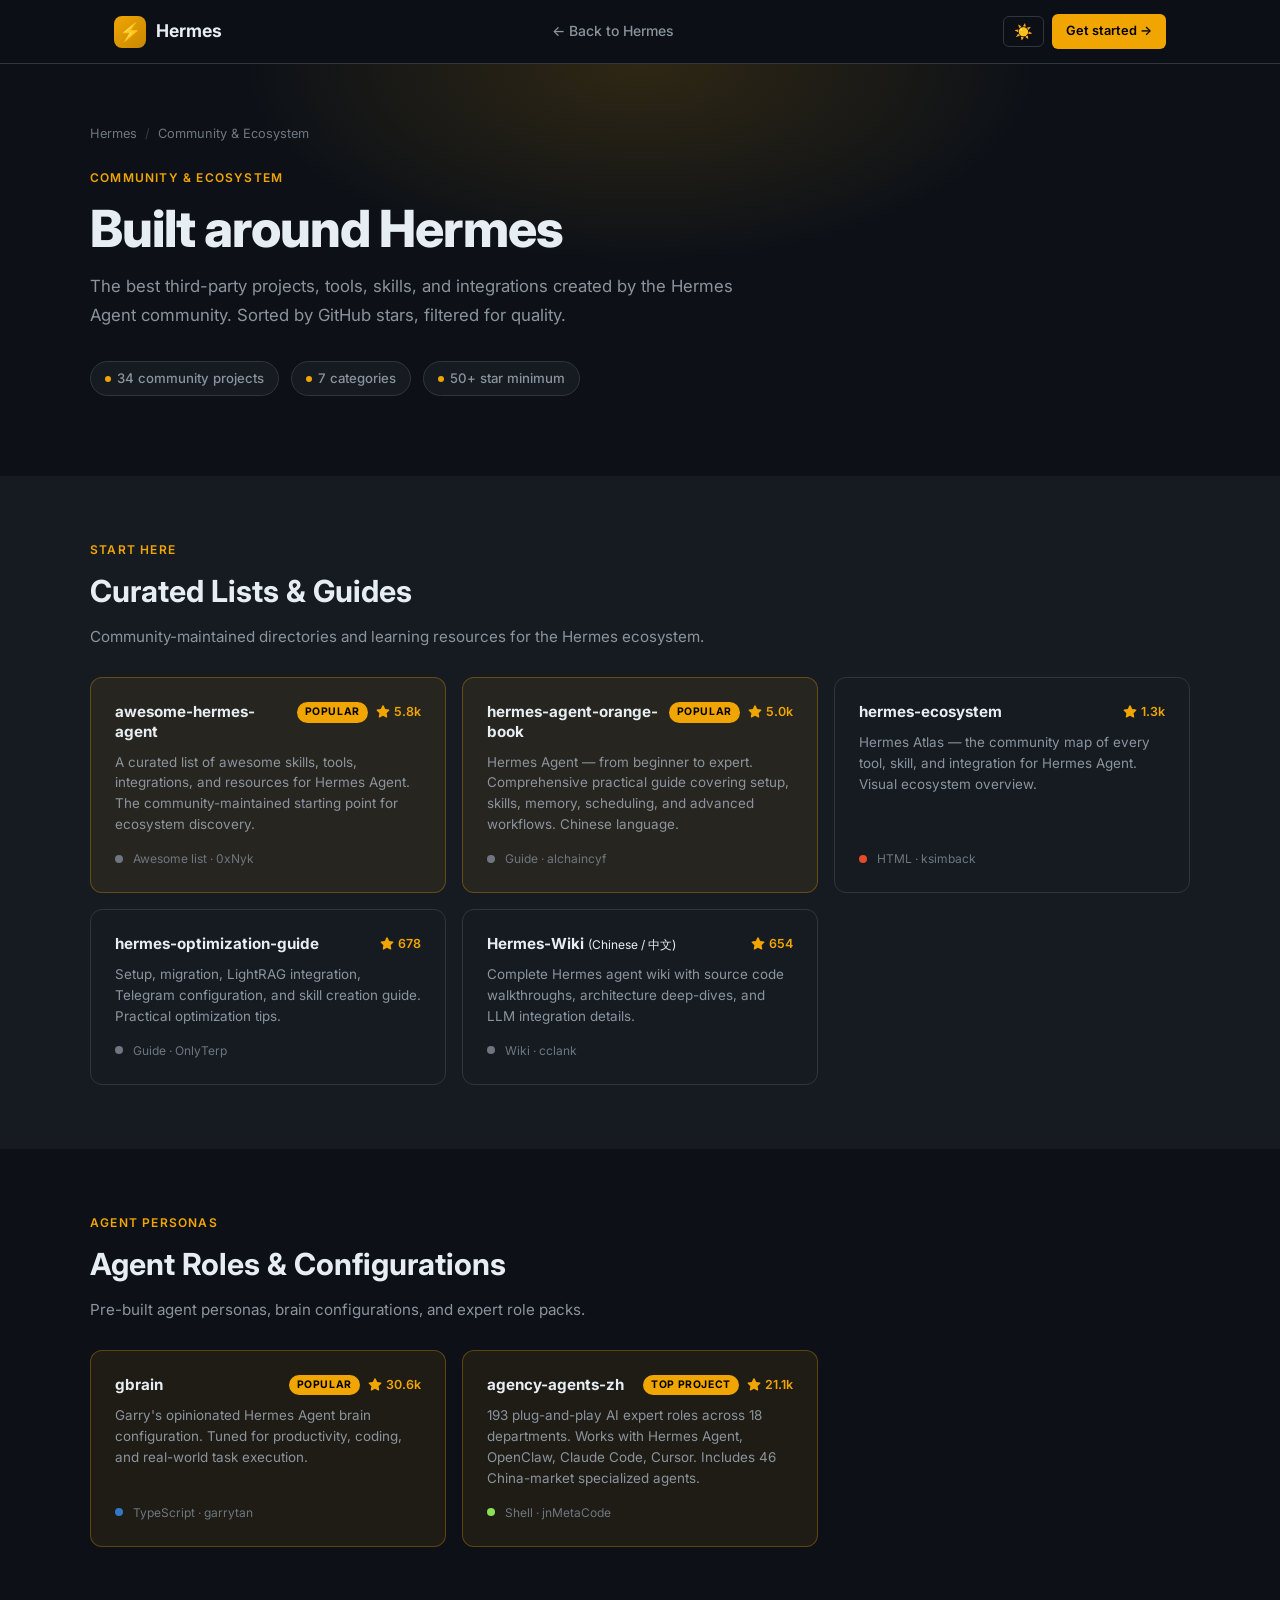
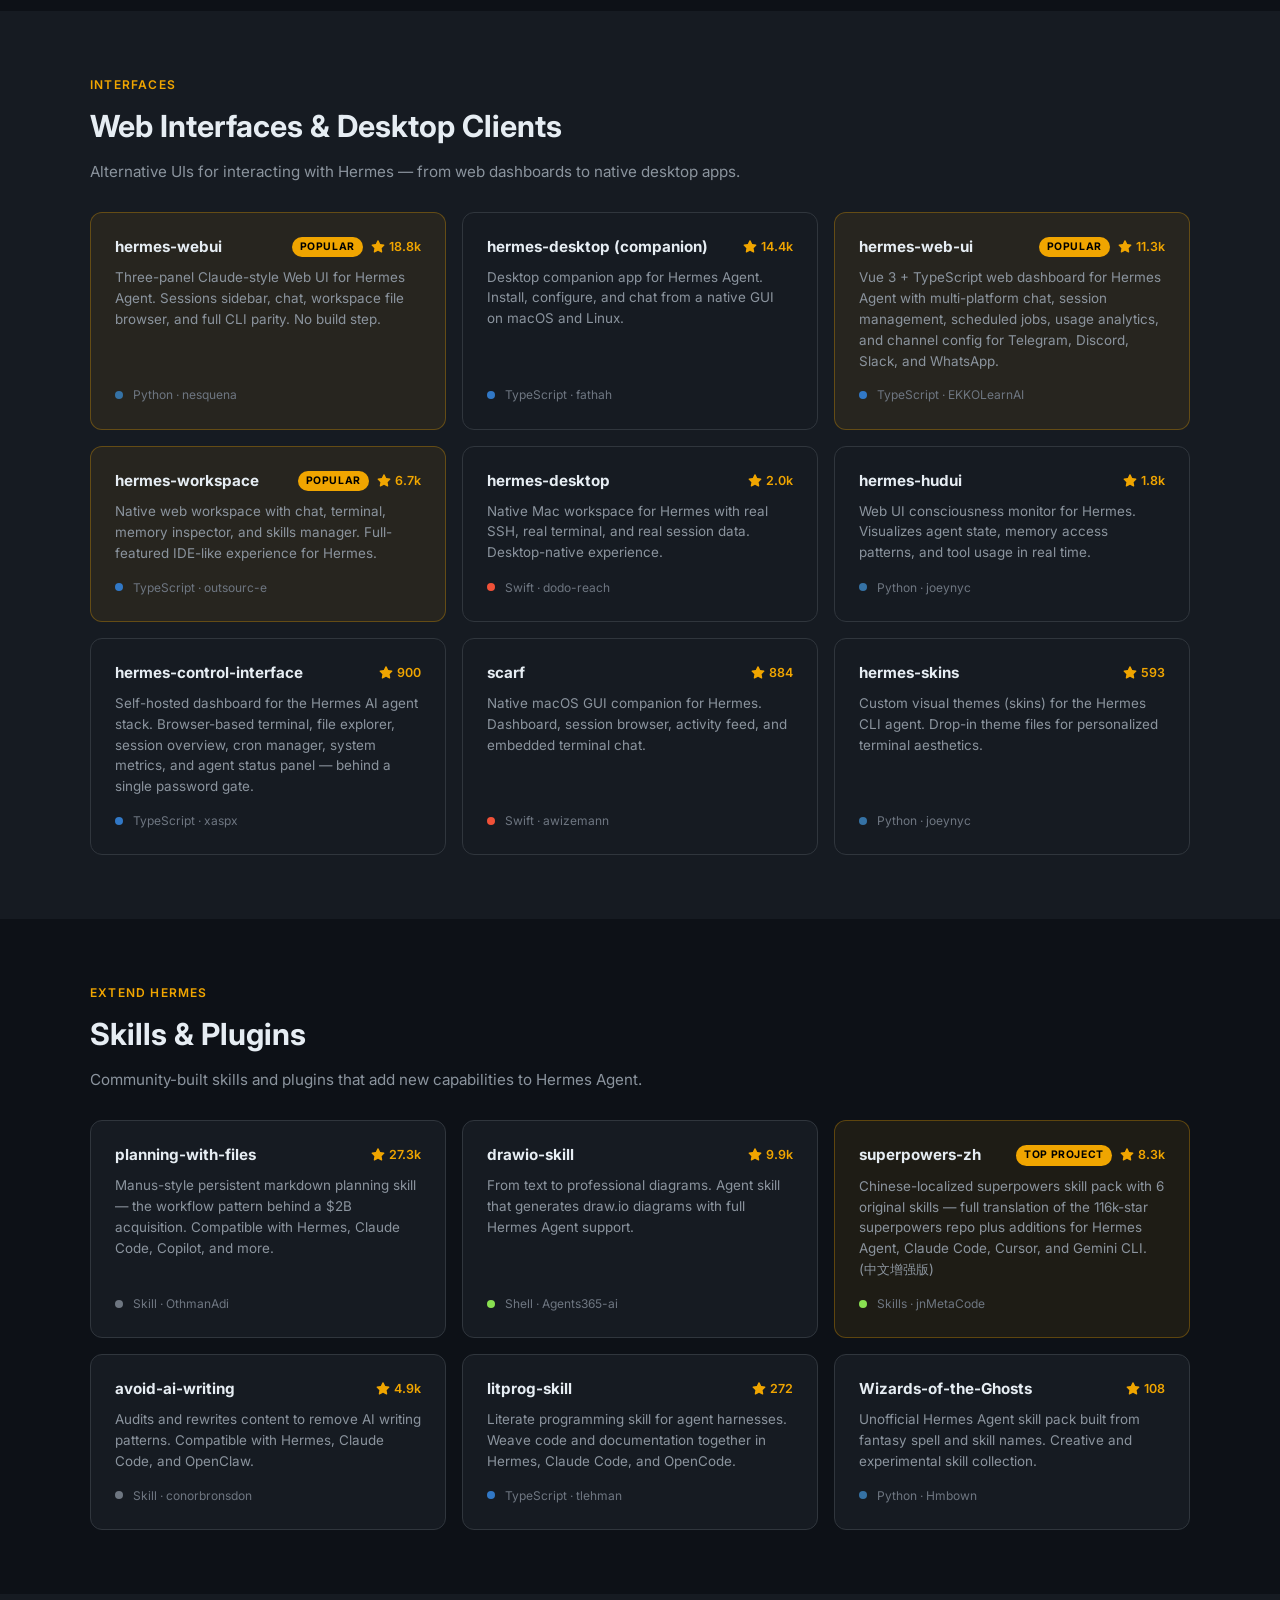
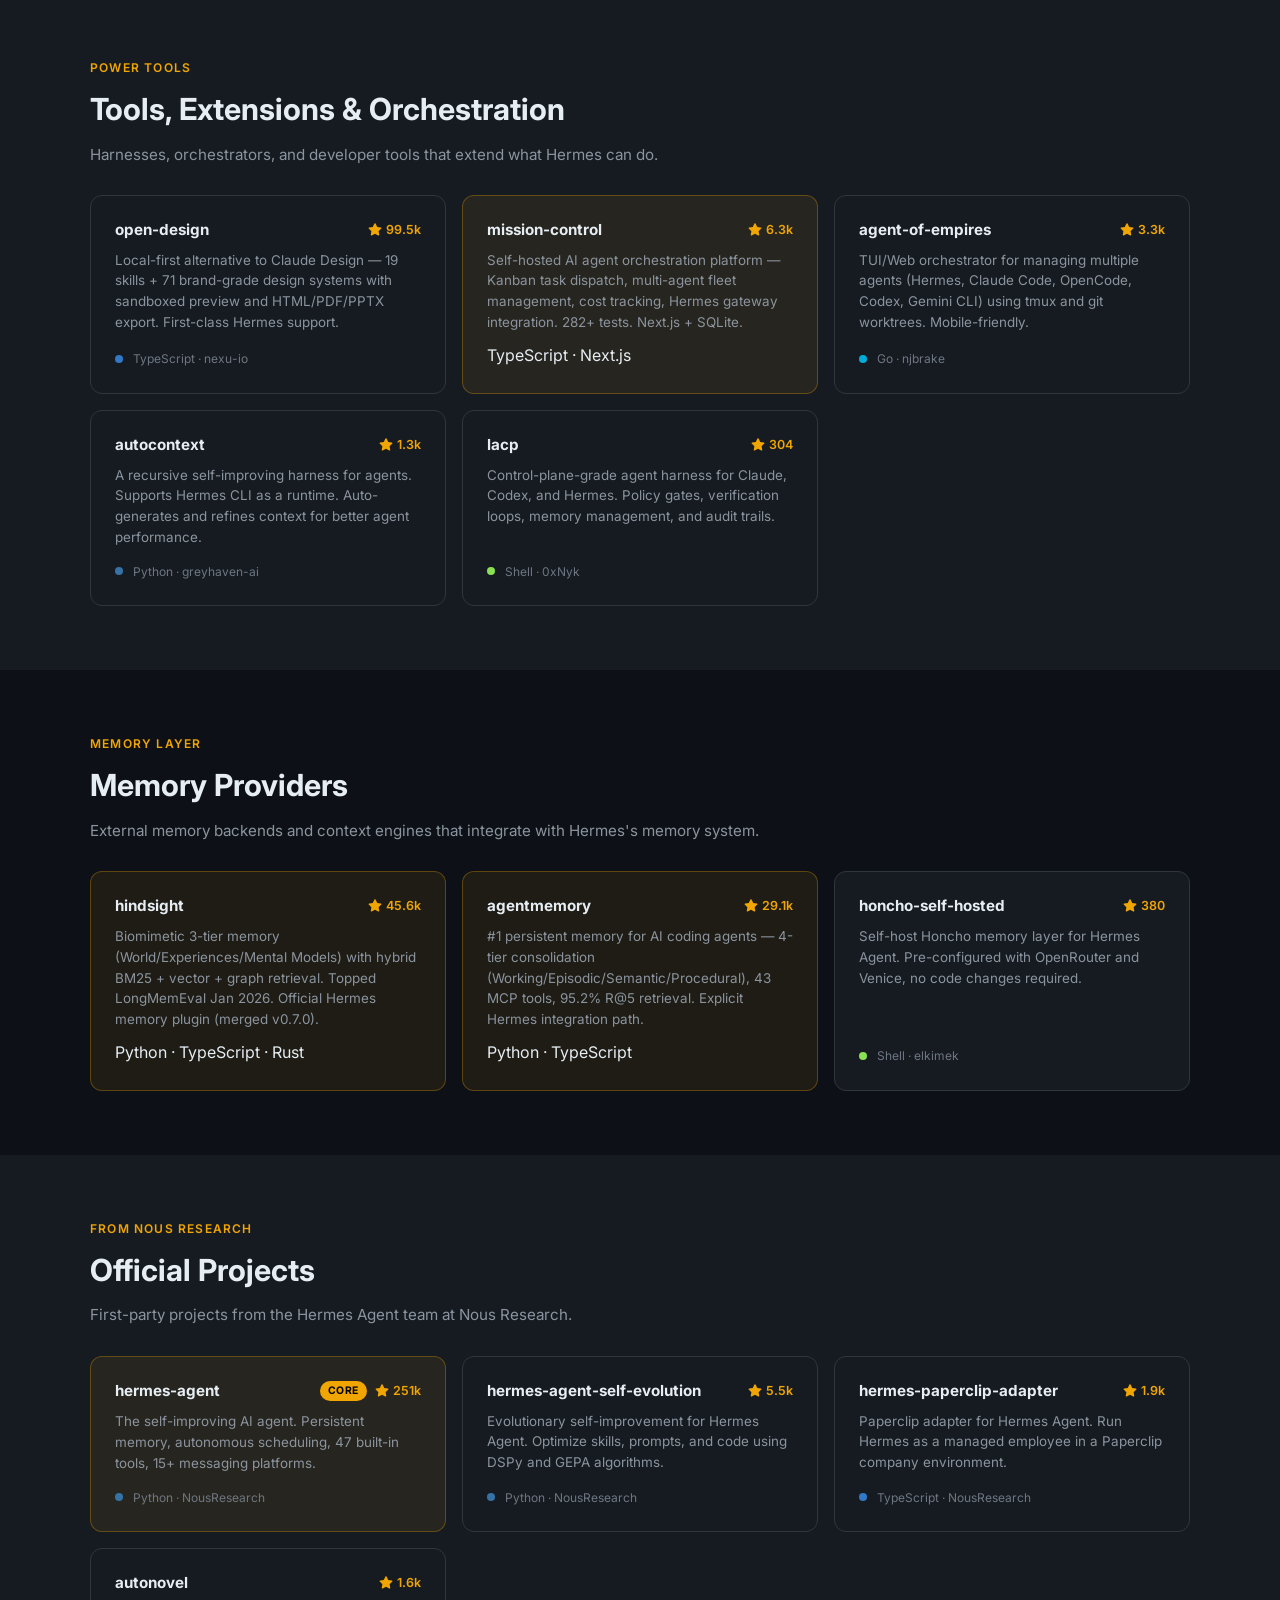
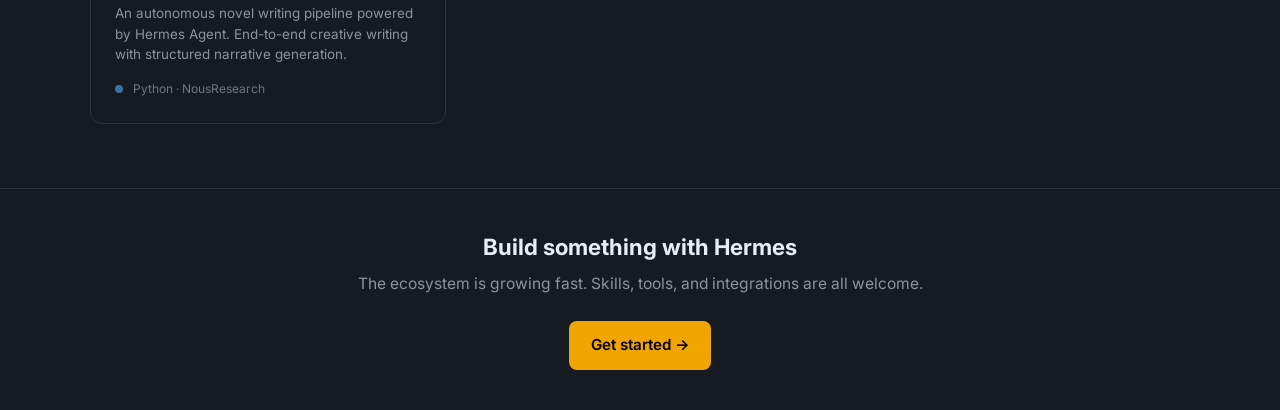
<file: community/index.html>
<!DOCTYPE html>
<html lang="en" data-theme="dark">
<head>
  <script>
    // Canonical URL: strip trailing index.html so links always show the clean path
    (function(){
      var p = window.location.pathname;
      if (p.endsWith('/index.html')) {
        var clean = p.slice(0, p.length - 'index.html'.length);
        window.history.replaceState(null, '', clean + window.location.search + window.location.hash);
      }
    })();
  </script>
  <meta charset="UTF-8" />
  <meta name="viewport" content="width=device-width, initial-scale=1.0" />
  <title>Hermes Ecosystem — Community Projects &amp; Tools</title>
  <meta name="description" content="The best third-party projects, tools, skills, and integrations built around Hermes Agent by the open-source community." />
  <meta property="og:title" content="Hermes Ecosystem — Community Projects & Tools" />
  <meta property="og:description" content="The best third-party projects, tools, skills, and integrations built around Hermes Agent." />
  <meta property="og:type" content="website" />
  <link rel="icon" type="image/svg+xml" href="/favicon.svg" />
  <link rel="icon" type="image/png" sizes="32x32" href="/favicon-32.png" />
  <link rel="icon" type="image/png" sizes="192x192" href="/favicon-192.png" />
  <link rel="shortcut icon" href="/favicon.ico" />
  <link rel="apple-touch-icon" sizes="512x512" href="/apple-touch-icon.png" />
  <link rel="preconnect" href="https://fonts.googleapis.com" />
  <link rel="preconnect" href="https://fonts.gstatic.com" crossorigin />
  <link href="https://fonts.googleapis.com/css2?family=Inter:wght@300;400;500;600;700;800&family=JetBrains+Mono:wght@400;500&display=swap" rel="stylesheet" />
  <style>
    :root {
      --bg-primary: #0d1117;
      --bg-secondary: #161b22;
      --bg-tertiary: #21262d;
      --bg-card: #161b22;
      --bg-card-hover: #1c2128;
      --border: #30363d;
      --border-hover: #484f58;
      --text-primary: #e6edf3;
      --text-secondary: #8b949e;
      --text-muted: #6e7681;
      --accent: #f0a500;
      --accent-dim: #c88800;
      --accent-glow: rgba(240,165,0,0.15);
      --accent-subtle: rgba(240,165,0,0.08);
      --green: #3fb950;
      --red: #f85149;
      --blue: #58a6ff;
      --purple: #bc8cff;
      --nav-height: 64px;
      --radius: 8px;
      --radius-lg: 12px;
      --shadow: 0 1px 3px rgba(0,0,0,0.4),0 4px 16px rgba(0,0,0,0.3);
    }
    [data-theme="light"] {
      --bg-primary: #ffffff;
      --bg-secondary: #f6f8fa;
      --bg-tertiary: #eaeef2;
      --bg-card: #ffffff;
      --bg-card-hover: #f6f8fa;
      --border: #d0d7de;
      --border-hover: #9198a1;
      --text-primary: #1f2328;
      --text-secondary: #656d76;
      --text-muted: #9198a1;
      --accent: #c07800;
      --accent-dim: #a06000;
      --accent-glow: rgba(192,120,0,0.12);
      --accent-subtle: rgba(192,120,0,0.06);
      --green: #1a7f37;
      --red: #cf222e;
      --blue: #0969da;
      --purple: #7c3aed;
      --shadow: 0 1px 3px rgba(0,0,0,0.1),0 4px 16px rgba(0,0,0,0.06);
    }
    *,*::before,*::after{box-sizing:border-box;margin:0;padding:0}
    html{scroll-behavior:smooth;font-size:16px;overflow-x:hidden}
    body{font-family:'Inter',-apple-system,BlinkMacSystemFont,'Segoe UI',sans-serif;background:var(--bg-primary);color:var(--text-primary);line-height:1.6;transition:background 0.2s,color 0.2s;-webkit-font-smoothing:antialiased}
    a{color:var(--accent);text-decoration:none;transition:color 0.15s}
    a:hover{color:var(--accent-dim)}
    ::-webkit-scrollbar{width:6px;height:6px}
    ::-webkit-scrollbar-track{background:var(--bg-secondary)}
    ::-webkit-scrollbar-thumb{background:var(--border);border-radius:3px}

    /* Nav */
    #nav{position:fixed;top:0;left:0;right:0;height:var(--nav-height);background:rgba(13,17,23,0.92);backdrop-filter:blur(12px);-webkit-backdrop-filter:blur(12px);border-bottom:1px solid var(--border);z-index:1000}
    [data-theme="light"] #nav{background:rgba(255,255,255,0.92)}
    .nav-inner{max-width:1100px;margin:0 auto;padding:0 24px;height:100%;display:flex;align-items:center;justify-content:space-between;gap:16px}
    .nav-logo{display:flex;align-items:center;gap:10px;font-weight:700;font-size:1.1rem;color:var(--text-primary);text-decoration:none;flex-shrink:0}
    .nav-logo-icon{width:32px;height:32px;background:linear-gradient(135deg,var(--accent),var(--accent-dim));border-radius:8px;display:flex;align-items:center;justify-content:center;font-size:18px;line-height:1}
    .nav-back{display:flex;align-items:center;gap:6px;color:var(--text-secondary);font-size:0.875rem;font-weight:500;padding:6px 12px;border-radius:6px;transition:color 0.15s,background 0.15s;text-decoration:none}
    .nav-back:hover{color:var(--text-primary);background:var(--bg-tertiary)}
    .btn-theme{background:none;border:1px solid var(--border);color:var(--text-secondary);cursor:pointer;padding:7px 10px;border-radius:6px;font-size:15px;line-height:1;transition:border-color 0.15s,color 0.15s,background 0.15s}
    .btn-theme:hover{border-color:var(--border-hover);color:var(--text-primary);background:var(--bg-tertiary)}
    .hamburger{display:none;flex-direction:column;gap:5px;cursor:pointer;padding:6px;border:1px solid var(--border);border-radius:6px;background:none;transition:border-color 0.15s;flex-shrink:0}
    .hamburger:hover{border-color:var(--border-hover)}
    .hamburger span{display:block;width:20px;height:2px;background:var(--text-secondary);border-radius:2px;transition:transform 0.2s,opacity 0.2s}
    .hamburger.open span:nth-child(1){transform:translateY(7px) rotate(45deg)}
    .hamburger.open span:nth-child(2){opacity:0}
    .hamburger.open span:nth-child(3){transform:translateY(-7px) rotate(-45deg)}
    #community-mobile-menu{display:none;position:fixed;top:var(--nav-height);left:0;right:0;background:var(--bg-secondary);border-bottom:1px solid var(--border);padding:16px 24px;z-index:999;flex-direction:column;gap:4px}
    #community-mobile-menu.open{display:flex}
    #community-mobile-menu a{color:var(--text-secondary);font-size:0.95rem;font-weight:500;padding:10px 12px;border-radius:6px;transition:color 0.15s,background 0.15s;text-decoration:none}
    #community-mobile-menu a:hover{color:var(--text-primary);background:var(--bg-tertiary)}
    .btn-cta{background:var(--accent);color:#000;font-size:0.8rem;font-weight:600;padding:7px 14px;border-radius:6px;border:none;cursor:pointer;text-decoration:none;display:inline-block;transition:background 0.15s,transform 0.1s;white-space:nowrap}
    .btn-cta:hover{background:var(--accent-dim);color:#000;transform:translateY(-1px)}

    /* Layout */
    main{padding-top:var(--nav-height)}
    .hero{padding:60px 24px 48px;background:var(--bg-primary);position:relative;overflow:hidden}
    .hero::before{content:'';position:absolute;top:-200px;left:50%;transform:translateX(-50%);width:800px;height:400px;background:radial-gradient(ellipse at center,var(--accent-glow) 0%,transparent 70%);pointer-events:none}
    .container{max-width:1100px;margin:0 auto;position:relative}
    .section{padding:64px 24px}
    .section-alt{background:var(--bg-secondary)}

    /* Breadcrumb */
    .breadcrumb{display:flex;align-items:center;gap:8px;font-size:0.8rem;color:var(--text-muted);margin-bottom:24px;flex-wrap:wrap}
    .breadcrumb a{color:var(--text-muted)}
    .breadcrumb a:hover{color:var(--accent)}
    .breadcrumb-sep{opacity:0.4}

    /* Hero content */
    .page-label{font-size:0.75rem;font-weight:600;letter-spacing:0.1em;text-transform:uppercase;color:var(--accent);margin-bottom:12px}
    .page-title{font-size:clamp(2rem,5vw,3.2rem);font-weight:800;line-height:1.1;letter-spacing:-0.02em;margin-bottom:16px}
    .page-sub{font-size:1.05rem;color:var(--text-secondary);max-width:680px;line-height:1.7;margin-bottom:32px}

    /* Stats bar */
    .stats-bar{display:flex;flex-wrap:wrap;gap:12px;margin-bottom:32px}
    .stat-pill{display:inline-flex;align-items:center;gap:6px;background:var(--bg-secondary);border:1px solid var(--border);color:var(--text-secondary);font-size:0.825rem;font-weight:500;padding:6px 14px;border-radius:100px}
    .stat-pill .dot{width:6px;height:6px;background:var(--accent);border-radius:50%;flex-shrink:0}

    /* Category sections */
    .cat-label{font-size:0.75rem;font-weight:600;letter-spacing:0.1em;text-transform:uppercase;color:var(--accent);margin-bottom:8px}
    .cat-title{font-size:clamp(1.4rem,3vw,1.9rem);font-weight:700;margin-bottom:8px;color:var(--text-primary)}
    .cat-desc{font-size:0.95rem;color:var(--text-secondary);max-width:680px;line-height:1.65;margin-bottom:28px}

    /* Project cards */
    .project-grid{display:grid;grid-template-columns:repeat(3,minmax(0,1fr));gap:16px;margin-bottom:0}
    .project-grid > *{min-width:0}
    .project-card{background:var(--bg-card);border:1px solid var(--border);border-radius:var(--radius-lg);padding:24px;display:flex;flex-direction:column;gap:10px;transition:border-color 0.2s,transform 0.15s,background 0.2s;text-decoration:none;color:inherit}
    .project-card:hover{border-color:var(--accent);transform:translateY(-3px);background:var(--bg-card-hover);color:inherit}
    .project-header{display:flex;align-items:flex-start;justify-content:space-between;gap:8px}
    .project-name{font-size:0.95rem;font-weight:700;color:var(--text-primary);line-height:1.3;word-break:break-word;min-width:0;flex:1}
    .project-stars{display:inline-flex;align-items:center;gap:4px;font-size:0.78rem;font-weight:600;color:var(--accent);white-space:nowrap;flex-shrink:0}
    .project-stars svg{width:14px;height:14px;fill:var(--accent)}
    .project-desc{font-size:0.84rem;color:var(--text-secondary);line-height:1.55;flex:1}
    .project-meta{display:flex;align-items:center;gap:10px;font-size:0.75rem;color:var(--text-muted);margin-top:auto;padding-top:4px}
    .lang-dot{width:8px;height:8px;border-radius:50%;flex-shrink:0}
    .lang-python{background:#3572A5}
    .lang-ts{background:#3178c6}
    .lang-js{background:#f1e05a}
    .lang-swift{background:#F05138}
    .lang-shell{background:#89e051}
    .lang-html{background:#e34c26}
    .lang-go{background:#00ADD8}
    .lang-rust{background:#dea584}
    .lang-makefile{background:#427819}
    .lang-docs{background:var(--text-muted)}

    /* Featured card (wider) */
    .project-card.featured{border-color:rgba(240,165,0,0.3);background:var(--accent-subtle)}
    .project-card.featured:hover{border-color:var(--accent)}
    .featured-badge{font-size:0.65rem;font-weight:700;letter-spacing:0.06em;text-transform:uppercase;background:var(--accent);color:#000;padding:2px 8px;border-radius:100px;flex-shrink:0}

    /* CTA footer */
    .cta-strip{background:var(--bg-secondary);border-top:1px solid var(--border);padding:40px 24px;text-align:center}
    .cta-strip h2{font-size:1.4rem;font-weight:700;margin-bottom:8px}
    .cta-strip p{color:var(--text-secondary);margin-bottom:24px;font-size:0.975rem}
    .cta-btns{display:flex;gap:12px;justify-content:center;flex-wrap:wrap}
    .btn-primary{display:inline-flex;align-items:center;gap:6px;background:var(--accent);color:#000;font-weight:600;font-size:0.95rem;padding:12px 22px;border-radius:8px;transition:background 0.15s,transform 0.1s}
    .btn-primary:hover{background:var(--accent-dim);color:#000;transform:translateY(-1px)}
    .btn-secondary{display:inline-flex;align-items:center;gap:6px;background:var(--bg-card);border:1px solid var(--border);color:var(--text-primary);font-weight:500;font-size:0.95rem;padding:12px 22px;border-radius:8px;transition:border-color 0.15s,background 0.15s}
    .btn-secondary:hover{border-color:var(--border-hover);background:var(--bg-card-hover);color:var(--text-primary)}

    /* Responsive */
    @media(max-width:900px){.project-grid{grid-template-columns:repeat(2,minmax(0,1fr))}}
    @media(max-width:640px){
      .project-grid{grid-template-columns:1fr}
      .nav-back{display:none}
      .btn-cta{display:none}
      .hamburger{display:flex}
      .nav-inner{gap:8px}
      .hero{padding:48px 16px 36px}
      .section{padding:48px 16px}
    }
  </style>
</head>
<body>

<nav id="nav">
  <div class="nav-inner">
    <a href="../index.html" class="nav-logo">
      <div class="nav-logo-icon">&#9889;</div>
      Hermes
    </a>
    <a href="../index.html#resources" class="nav-back"><span>&larr; Back to Hermes</span></a>
    <div style="display:flex;align-items:center;gap:8px;flex-shrink:0">
      <button class="btn-theme" id="theme-toggle" aria-label="Toggle theme">🌙</button>
      <a href="https://hermes-agent.nousresearch.com/docs/getting-started/installation" class="btn-cta" target="_blank" rel="noopener">Get started &rarr;</a>
    </div>
    <button class="hamburger" id="community-hamburger" aria-label="Open menu">
      <span></span><span></span><span></span>
    </button>
  </div>
</nav>

<div id="community-mobile-menu">
  <a href="../index.html">⚡ Hermes Home</a>
  <a href="../index.html#why">Why Hermes</a>
  <a href="../index.html#features">Features</a>
  <a href="../index.html#compare">Compare</a>
  <a href="../index.html#install">Install</a>
  <a href="../index.html#resources">Resources</a>
  <a href="../eli5/" style="color:var(--accent)">🧠 ELI5 — What is Hermes?</a>
  <a href="../models/" style="color:var(--accent)">🤖 Best Models 2026</a>
  <a href="../index.html#resources" style="color:var(--accent)">🌎 Community &amp; Ecosystem</a>
  <a href="https://hermes-agent.nousresearch.com/docs/getting-started/installation" target="_blank" rel="noopener" style="color:var(--accent);margin-top:4px">Get started →</a>
</div>

<main>
  <div class="hero">
    <div class="container">
      <nav class="breadcrumb" aria-label="Breadcrumb">
        <a href="../index.html">Hermes</a>
        <span class="breadcrumb-sep">/</span>
        <span>Community &amp; Ecosystem</span>
      </nav>

      <div class="page-label">Community &amp; Ecosystem</div>
      <h1 class="page-title">Built around Hermes</h1>
      <p class="page-sub">The best third-party projects, tools, skills, and integrations created by the Hermes Agent community. Sorted by GitHub stars, filtered for quality.</p>

      <div class="stats-bar">
        <span class="stat-pill"><span class="dot"></span>34 community projects</span>
        <span class="stat-pill"><span class="dot"></span>7 categories</span>
        <span class="stat-pill"><span class="dot"></span>50+ star minimum</span>
      </div>
    </div>
  </div>

  <!-- ===== CURATED LISTS & GUIDES ===== -->
  <div class="section section-alt">
    <div class="container">
      <p class="cat-label">Start here</p>
      <h2 class="cat-title">Curated Lists &amp; Guides</h2>
      <p class="cat-desc">Community-maintained directories and learning resources for the Hermes ecosystem.</p>
      <div class="project-grid">
        <a href="https://github.com/0xNyk/awesome-hermes-agent" target="_blank" rel="noopener" class="project-card featured">
          <div class="project-header">
            <div class="project-name">awesome-hermes-agent</div>
            <span class="featured-badge">Popular</span>
            <span class="project-stars"><svg viewBox="0 0 16 16"><path d="M8 .25a.75.75 0 0 1 .673.418l1.882 3.815 4.21.612a.75.75 0 0 1 .416 1.279l-3.046 2.97.719 4.192a.75.75 0 0 1-1.088.791L8 12.347l-3.766 1.98a.75.75 0 0 1-1.088-.79l.72-4.194L.818 6.374a.75.75 0 0 1 .416-1.28l4.21-.611L7.327.668A.75.75 0 0 1 8 .25z"/></svg>5.8k</span>
          </div>
          <div class="project-desc">A curated list of awesome skills, tools, integrations, and resources for Hermes Agent. The community-maintained starting point for ecosystem discovery.</div>
          <div class="project-meta"><span class="lang-dot lang-docs"></span> Awesome list &middot; 0xNyk</div>
        </a>
        <a href="https://github.com/alchaincyf/hermes-agent-orange-book" target="_blank" rel="noopener" class="project-card featured">
          <div class="project-header">
            <div class="project-name">hermes-agent-orange-book</div>
            <span class="featured-badge">Popular</span>
            <span class="project-stars"><svg viewBox="0 0 16 16"><path d="M8 .25a.75.75 0 0 1 .673.418l1.882 3.815 4.21.612a.75.75 0 0 1 .416 1.279l-3.046 2.97.719 4.192a.75.75 0 0 1-1.088.791L8 12.347l-3.766 1.98a.75.75 0 0 1-1.088-.79l.72-4.194L.818 6.374a.75.75 0 0 1 .416-1.28l4.21-.611L7.327.668A.75.75 0 0 1 8 .25z"/></svg>5.0k</span>
          </div>
          <div class="project-desc">Hermes Agent &mdash; from beginner to expert. Comprehensive practical guide covering setup, skills, memory, scheduling, and advanced workflows. Chinese language.</div>
          <div class="project-meta"><span class="lang-dot lang-docs"></span> Guide &middot; alchaincyf</div>
        </a>
        <a href="https://github.com/ksimback/hermes-ecosystem" target="_blank" rel="noopener" class="project-card">
          <div class="project-header">
            <div class="project-name">hermes-ecosystem</div>
            <span class="project-stars"><svg viewBox="0 0 16 16"><path d="M8 .25a.75.75 0 0 1 .673.418l1.882 3.815 4.21.612a.75.75 0 0 1 .416 1.279l-3.046 2.97.719 4.192a.75.75 0 0 1-1.088.791L8 12.347l-3.766 1.98a.75.75 0 0 1-1.088-.79l.72-4.194L.818 6.374a.75.75 0 0 1 .416-1.28l4.21-.611L7.327.668A.75.75 0 0 1 8 .25z"/></svg>1.3k</span>
          </div>
          <div class="project-desc">Hermes Atlas &mdash; the community map of every tool, skill, and integration for Hermes Agent. Visual ecosystem overview.</div>
          <div class="project-meta"><span class="lang-dot lang-html"></span> HTML &middot; ksimback</div>
        </a>
        <a href="https://github.com/OnlyTerp/hermes-optimization-guide" target="_blank" rel="noopener" class="project-card">
          <div class="project-header">
            <div class="project-name">hermes-optimization-guide</div>
            <span class="project-stars"><svg viewBox="0 0 16 16"><path d="M8 .25a.75.75 0 0 1 .673.418l1.882 3.815 4.21.612a.75.75 0 0 1 .416 1.279l-3.046 2.97.719 4.192a.75.75 0 0 1-1.088.791L8 12.347l-3.766 1.98a.75.75 0 0 1-1.088-.79l.72-4.194L.818 6.374a.75.75 0 0 1 .416-1.28l4.21-.611L7.327.668A.75.75 0 0 1 8 .25z"/></svg>678</span>
          </div>
          <div class="project-desc">Setup, migration, LightRAG integration, Telegram configuration, and skill creation guide. Practical optimization tips.</div>
          <div class="project-meta"><span class="lang-dot lang-docs"></span> Guide &middot; OnlyTerp</div>
        </a>
        <a href="https://github.com/cclank/Hermes-Wiki" target="_blank" rel="noopener" class="project-card">
          <div class="project-header">
            <div class="project-name">Hermes-Wiki <span style="font-weight: normal; font-size: 12px;">(Chinese / 中文)</span></div>
            <span class="project-stars"><svg viewBox="0 0 16 16"><path d="M8 .25a.75.75 0 0 1 .673.418l1.882 3.815 4.21.612a.75.75 0 0 1 .416 1.279l-3.046 2.97.719 4.192a.75.75 0 0 1-1.088.791L8 12.347l-3.766 1.98a.75.75 0 0 1-1.088-.79l.72-4.194L.818 6.374a.75.75 0 0 1 .416-1.28l4.21-.611L7.327.668A.75.75 0 0 1 8 .25z"/></svg>654</span>
          </div>
          <div class="project-desc">Complete Hermes agent wiki with source code walkthroughs, architecture deep-dives, and LLM integration details.</div>
          <div class="project-meta"><span class="lang-dot lang-docs"></span> Wiki &middot; cclank</div>
        </a>
      </div>
    </div>
  </div>

  <!-- ===== AGENT ROLES & CONFIGS ===== -->
  <div class="section">
    <div class="container">
      <p class="cat-label">Agent personas</p>
      <h2 class="cat-title">Agent Roles &amp; Configurations</h2>
      <p class="cat-desc">Pre-built agent personas, brain configurations, and expert role packs.</p>
      <div class="project-grid">
        <a href="https://github.com/garrytan/gbrain" target="_blank" rel="noopener" class="project-card featured">
          <div class="project-header">
            <div class="project-name">gbrain</div>
            <span class="featured-badge">Popular</span>
            <span class="project-stars"><svg viewBox="0 0 16 16"><path d="M8 .25a.75.75 0 0 1 .673.418l1.882 3.815 4.21.612a.75.75 0 0 1 .416 1.279l-3.046 2.97.719 4.192a.75.75 0 0 1-1.088.791L8 12.347l-3.766 1.98a.75.75 0 0 1-1.088-.79l.72-4.194L.818 6.374a.75.75 0 0 1 .416-1.28l4.21-.611L7.327.668A.75.75 0 0 1 8 .25z"/></svg>30.6k</span>
          </div>
          <div class="project-desc">Garry's opinionated Hermes Agent brain configuration. Tuned for productivity, coding, and real-world task execution.</div>
          <div class="project-meta"><span class="lang-dot lang-ts"></span> TypeScript &middot; garrytan</div>
        </a>
        <a href="https://github.com/jnMetaCode/agency-agents-zh" target="_blank" rel="noopener" class="project-card featured">
          <div class="project-header">
            <div class="project-name">agency-agents-zh</div>
            <span class="featured-badge">Top project</span>
            <span class="project-stars"><svg viewBox="0 0 16 16"><path d="M8 .25a.75.75 0 0 1 .673.418l1.882 3.815 4.21.612a.75.75 0 0 1 .416 1.279l-3.046 2.97.719 4.192a.75.75 0 0 1-1.088.791L8 12.347l-3.766 1.98a.75.75 0 0 1-1.088-.79l.72-4.194L.818 6.374a.75.75 0 0 1 .416-1.28l4.21-.611L7.327.668A.75.75 0 0 1 8 .25z"/></svg>21.1k</span>
          </div>
          <div class="project-desc">193 plug-and-play AI expert roles across 18 departments. Works with Hermes Agent, OpenClaw, Claude Code, Cursor. Includes 46 China-market specialized agents.</div>
          <div class="project-meta"><span class="lang-dot lang-shell"></span> Shell &middot; jnMetaCode</div>
        </a>
      </div>
    </div>
  </div>

  <!-- ===== WEB INTERFACES & DESKTOP ===== -->
  <div class="section section-alt">
    <div class="container">
      <p class="cat-label">Interfaces</p>
      <h2 class="cat-title">Web Interfaces &amp; Desktop Clients</h2>
      <p class="cat-desc">Alternative UIs for interacting with Hermes &mdash; from web dashboards to native desktop apps.</p>
      <div class="project-grid">
        <a href="https://github.com/nesquena/hermes-webui" target="_blank" rel="noopener" class="project-card featured">
          <div class="project-header">
            <div class="project-name">hermes-webui</div>
            <span class="featured-badge">Popular</span>
            <span class="project-stars"><svg viewBox="0 0 16 16"><path d="M8 .25a.75.75 0 0 1 .673.418l1.882 3.815 4.21.612a.75.75 0 0 1 .416 1.279l-3.046 2.97.719 4.192a.75.75 0 0 1-1.088.791L8 12.347l-3.766 1.98a.75.75 0 0 1-1.088-.79l.72-4.194L.818 6.374a.75.75 0 0 1 .416-1.28l4.21-.611L7.327.668A.75.75 0 0 1 8 .25z"/></svg>18.8k</span>
          </div>
          <div class="project-desc">Three-panel Claude-style Web UI for Hermes Agent. Sessions sidebar, chat, workspace file browser, and full CLI parity. No build step.</div>
          <div class="project-meta"><span class="lang-dot lang-python"></span> Python &middot; nesquena</div>
        </a>
        <a href="https://github.com/fathah/hermes-desktop" target="_blank" rel="noopener" class="project-card">
          <div class="project-header">
            <div class="project-name">hermes-desktop (companion)</div>
            <span class="project-stars"><svg viewBox="0 0 16 16"><path d="M8 .25a.75.75 0 0 1 .673.418l1.882 3.815 4.21.612a.75.75 0 0 1 .416 1.279l-3.046 2.97.719 4.192a.75.75 0 0 1-1.088.791L8 12.347l-3.766 1.98a.75.75 0 0 1-1.088-.79l.72-4.194L.818 6.374a.75.75 0 0 1 .416-1.28l4.21-.611L7.327.668A.75.75 0 0 1 8 .25z"/></svg>14.4k</span>
          </div>
          <div class="project-desc">Desktop companion app for Hermes Agent. Install, configure, and chat from a native GUI on macOS and Linux.</div>
          <div class="project-meta"><span class="lang-dot lang-ts"></span> TypeScript &middot; fathah</div>
        </a>
        <a href="https://github.com/EKKOLearnAI/hermes-web-ui" target="_blank" rel="noopener" class="project-card featured">
          <div class="project-header">
            <div class="project-name">hermes-web-ui</div>
            <span class="featured-badge">Popular</span>
            <span class="project-stars"><svg viewBox="0 0 16 16"><path d="M8 .25a.75.75 0 0 1 .673.418l1.882 3.815 4.21.612a.75.75 0 0 1 .416 1.279l-3.046 2.97.719 4.192a.75.75 0 0 1-1.088.791L8 12.347l-3.766 1.98a.75.75 0 0 1-1.088-.79l.72-4.194L.818 6.374a.75.75 0 0 1 .416-1.28l4.21-.611L7.327.668A.75.75 0 0 1 8 .25z"/></svg>11.3k</span>
          </div>
          <div class="project-desc">Vue 3 + TypeScript web dashboard for Hermes Agent with multi-platform chat, session management, scheduled jobs, usage analytics, and channel config for Telegram, Discord, Slack, and WhatsApp.</div>
          <div class="project-meta"><span class="lang-dot lang-ts"></span> TypeScript &middot; EKKOLearnAI</div>
        </a>
        <a href="https://github.com/outsourc-e/hermes-workspace" target="_blank" rel="noopener" class="project-card featured">
          <div class="project-header">
            <div class="project-name">hermes-workspace</div>
            <span class="featured-badge">Popular</span>
            <span class="project-stars"><svg viewBox="0 0 16 16"><path d="M8 .25a.75.75 0 0 1 .673.418l1.882 3.815 4.21.612a.75.75 0 0 1 .416 1.279l-3.046 2.97.719 4.192a.75.75 0 0 1-1.088.791L8 12.347l-3.766 1.98a.75.75 0 0 1-1.088-.79l.72-4.194L.818 6.374a.75.75 0 0 1 .416-1.28l4.21-.611L7.327.668A.75.75 0 0 1 8 .25z"/></svg>6.7k</span>
          </div>
          <div class="project-desc">Native web workspace with chat, terminal, memory inspector, and skills manager. Full-featured IDE-like experience for Hermes.</div>
          <div class="project-meta"><span class="lang-dot lang-ts"></span> TypeScript &middot; outsourc-e</div>
        </a>
        <a href="https://github.com/dodo-reach/hermes-desktop" target="_blank" rel="noopener" class="project-card">
          <div class="project-header">
            <div class="project-name">hermes-desktop</div>
            <span class="project-stars"><svg viewBox="0 0 16 16"><path d="M8 .25a.75.75 0 0 1 .673.418l1.882 3.815 4.21.612a.75.75 0 0 1 .416 1.279l-3.046 2.97.719 4.192a.75.75 0 0 1-1.088.791L8 12.347l-3.766 1.98a.75.75 0 0 1-1.088-.79l.72-4.194L.818 6.374a.75.75 0 0 1 .416-1.28l4.21-.611L7.327.668A.75.75 0 0 1 8 .25z"/></svg>2.0k</span>
          </div>
          <div class="project-desc">Native Mac workspace for Hermes with real SSH, real terminal, and real session data. Desktop-native experience.</div>
          <div class="project-meta"><span class="lang-dot lang-swift"></span> Swift &middot; dodo-reach</div>
        </a>
        <a href="https://github.com/joeynyc/hermes-hudui" target="_blank" rel="noopener" class="project-card">
          <div class="project-header">
            <div class="project-name">hermes-hudui</div>
            <span class="project-stars"><svg viewBox="0 0 16 16"><path d="M8 .25a.75.75 0 0 1 .673.418l1.882 3.815 4.21.612a.75.75 0 0 1 .416 1.279l-3.046 2.97.719 4.192a.75.75 0 0 1-1.088.791L8 12.347l-3.766 1.98a.75.75 0 0 1-1.088-.79l.72-4.194L.818 6.374a.75.75 0 0 1 .416-1.28l4.21-.611L7.327.668A.75.75 0 0 1 8 .25z"/></svg>1.8k</span>
          </div>
          <div class="project-desc">Web UI consciousness monitor for Hermes. Visualizes agent state, memory access patterns, and tool usage in real time.</div>
          <div class="project-meta"><span class="lang-dot lang-python"></span> Python &middot; joeynyc</div>
        </a>
        <a href="https://github.com/xaspx/hermes-control-interface" target="_blank" rel="noopener" class="project-card">
          <div class="project-header">
            <div class="project-name">hermes-control-interface</div>
            <span class="project-stars"><svg viewBox="0 0 16 16"><path d="M8 .25a.75.75 0 0 1 .673.418l1.882 3.815 4.21.612a.75.75 0 0 1 .416 1.279l-3.046 2.97.719 4.192a.75.75 0 0 1-1.088.791L8 12.347l-3.766 1.98a.75.75 0 0 1-1.088-.79l.72-4.194L.818 6.374a.75.75 0 0 1 .416-1.28l4.21-.611L7.327.668A.75.75 0 0 1 8 .25z"/></svg>900</span>
          </div>
          <div class="project-desc">Self-hosted dashboard for the Hermes AI agent stack. Browser-based terminal, file explorer, session overview, cron manager, system metrics, and agent status panel — behind a single password gate.</div>
          <div class="project-meta"><span class="lang-dot lang-ts"></span> TypeScript &middot; xaspx</div>
        </a>
        <a href="https://github.com/awizemann/scarf" target="_blank" rel="noopener" class="project-card">
          <div class="project-header">
            <div class="project-name">scarf</div>
            <span class="project-stars"><svg viewBox="0 0 16 16"><path d="M8 .25a.75.75 0 0 1 .673.418l1.882 3.815 4.21.612a.75.75 0 0 1 .416 1.279l-3.046 2.97.719 4.192a.75.75 0 0 1-1.088.791L8 12.347l-3.766 1.98a.75.75 0 0 1-1.088-.79l.72-4.194L.818 6.374a.75.75 0 0 1 .416-1.28l4.21-.611L7.327.668A.75.75 0 0 1 8 .25z"/></svg>884</span>
          </div>
          <div class="project-desc">Native macOS GUI companion for Hermes. Dashboard, session browser, activity feed, and embedded terminal chat.</div>
          <div class="project-meta"><span class="lang-dot lang-swift"></span> Swift &middot; awizemann</div>
        </a>
        <a href="https://github.com/joeynyc/hermes-skins" target="_blank" rel="noopener" class="project-card">
          <div class="project-header">
            <div class="project-name">hermes-skins</div>
            <span class="project-stars"><svg viewBox="0 0 16 16"><path d="M8 .25a.75.75 0 0 1 .673.418l1.882 3.815 4.21.612a.75.75 0 0 1 .416 1.279l-3.046 2.97.719 4.192a.75.75 0 0 1-1.088.791L8 12.347l-3.766 1.98a.75.75 0 0 1-1.088-.79l.72-4.194L.818 6.374a.75.75 0 0 1 .416-1.28l4.21-.611L7.327.668A.75.75 0 0 1 8 .25z"/></svg>593</span>
          </div>
          <div class="project-desc">Custom visual themes (skins) for the Hermes CLI agent. Drop-in theme files for personalized terminal aesthetics.</div>
          <div class="project-meta"><span class="lang-dot lang-python"></span> Python &middot; joeynyc</div>
        </a>
      </div>
    </div>
  </div>

  <!-- ===== SKILLS & PLUGINS ===== -->
  <div class="section">
    <div class="container">
      <p class="cat-label">Extend Hermes</p>
      <h2 class="cat-title">Skills &amp; Plugins</h2>
      <p class="cat-desc">Community-built skills and plugins that add new capabilities to Hermes Agent.</p>
      <div class="project-grid">
        <a href="https://github.com/OthmanAdi/planning-with-files" target="_blank" rel="noopener" class="project-card">
          <div class="project-header">
            <div class="project-name">planning-with-files</div>
            <span class="project-stars"><svg viewBox="0 0 16 16"><path d="M8 .25a.75.75 0 0 1 .673.418l1.882 3.815 4.21.612a.75.75 0 0 1 .416 1.279l-3.046 2.97.719 4.192a.75.75 0 0 1-1.088.791L8 12.347l-3.766 1.98a.75.75 0 0 1-1.088-.79l.72-4.194L.818 6.374a.75.75 0 0 1 .416-1.28l4.21-.611L7.327.668A.75.75 0 0 1 8 .25z"/></svg>27.3k</span>
          </div>
          <div class="project-desc">Manus-style persistent markdown planning skill — the workflow pattern behind a $2B acquisition. Compatible with Hermes, Claude Code, Copilot, and more.</div>
          <div class="project-meta"><span class="lang-dot lang-docs"></span> Skill &middot; OthmanAdi</div>
        </a>
        <a href="https://github.com/Agents365-ai/drawio-skill" target="_blank" rel="noopener" class="project-card">
          <div class="project-header">
            <div class="project-name">drawio-skill</div>
            <span class="project-stars"><svg viewBox="0 0 16 16"><path d="M8 .25a.75.75 0 0 1 .673.418l1.882 3.815 4.21.612a.75.75 0 0 1 .416 1.279l-3.046 2.97.719 4.192a.75.75 0 0 1-1.088.791L8 12.347l-3.766 1.98a.75.75 0 0 1-1.088-.79l.72-4.194L.818 6.374a.75.75 0 0 1 .416-1.28l4.21-.611L7.327.668A.75.75 0 0 1 8 .25z"/></svg>9.9k</span>
          </div>
          <div class="project-desc">From text to professional diagrams. Agent skill that generates draw.io diagrams with full Hermes Agent support.</div>
          <div class="project-meta"><span class="lang-dot lang-shell"></span> Shell &middot; Agents365-ai</div>
        </a>
        <a href="https://github.com/jnMetaCode/superpowers-zh" target="_blank" rel="noopener" class="project-card featured">
          <div class="project-header">
            <div class="project-name">superpowers-zh</div>
            <span class="featured-badge">Top project</span>
            <span class="project-stars"><svg viewBox="0 0 16 16"><path d="M8 .25a.75.75 0 0 1 .673.418l1.882 3.815 4.21.612a.75.75 0 0 1 .416 1.279l-3.046 2.97.719 4.192a.75.75 0 0 1-1.088.791L8 12.347l-3.766 1.98a.75.75 0 0 1-1.088-.79l.72-4.194L.818 6.374a.75.75 0 0 1 .416-1.28l4.21-.611L7.327.668A.75.75 0 0 1 8 .25z"/></svg>8.3k</span>
          </div>
          <div class="project-desc">Chinese-localized superpowers skill pack with 6 original skills — full translation of the 116k-star superpowers repo plus additions for Hermes Agent, Claude Code, Cursor, and Gemini CLI. (中文增强版)</div>
          <div class="project-meta"><span class="lang-dot lang-shell"></span> Skills &middot; jnMetaCode</div>
        </a>
        <a href="https://github.com/conorbronsdon/avoid-ai-writing" target="_blank" rel="noopener" class="project-card">
          <div class="project-header">
            <div class="project-name">avoid-ai-writing</div>
            <span class="project-stars"><svg viewBox="0 0 16 16"><path d="M8 .25a.75.75 0 0 1 .673.418l1.882 3.815 4.21.612a.75.75 0 0 1 .416 1.279l-3.046 2.97.719 4.192a.75.75 0 0 1-1.088.791L8 12.347l-3.766 1.98a.75.75 0 0 1-1.088-.79l.72-4.194L.818 6.374a.75.75 0 0 1 .416-1.28l4.21-.611L7.327.668A.75.75 0 0 1 8 .25z"/></svg>4.9k</span>
          </div>
          <div class="project-desc">Audits and rewrites content to remove AI writing patterns. Compatible with Hermes, Claude Code, and OpenClaw.</div>
          <div class="project-meta"><span class="lang-dot lang-docs"></span> Skill &middot; conorbronsdon</div>
        </a>
        <a href="https://github.com/tlehman/litprog-skill" target="_blank" rel="noopener" class="project-card">
          <div class="project-header">
            <div class="project-name">litprog-skill</div>
            <span class="project-stars"><svg viewBox="0 0 16 16"><path d="M8 .25a.75.75 0 0 1 .673.418l1.882 3.815 4.21.612a.75.75 0 0 1 .416 1.279l-3.046 2.97.719 4.192a.75.75 0 0 1-1.088.791L8 12.347l-3.766 1.98a.75.75 0 0 1-1.088-.79l.72-4.194L.818 6.374a.75.75 0 0 1 .416-1.28l4.21-.611L7.327.668A.75.75 0 0 1 8 .25z"/></svg>272</span>
          </div>
          <div class="project-desc">Literate programming skill for agent harnesses. Weave code and documentation together in Hermes, Claude Code, and OpenCode.</div>
          <div class="project-meta"><span class="lang-dot lang-ts"></span> TypeScript &middot; tlehman</div>
        </a>
        <a href="https://github.com/Hmbown/Wizards-of-the-Ghosts" target="_blank" rel="noopener" class="project-card">
          <div class="project-header">
            <div class="project-name">Wizards-of-the-Ghosts</div>
            <span class="project-stars"><svg viewBox="0 0 16 16"><path d="M8 .25a.75.75 0 0 1 .673.418l1.882 3.815 4.21.612a.75.75 0 0 1 .416 1.279l-3.046 2.97.719 4.192a.75.75 0 0 1-1.088.791L8 12.347l-3.766 1.98a.75.75 0 0 1-1.088-.79l.72-4.194L.818 6.374a.75.75 0 0 1 .416-1.28l4.21-.611L7.327.668A.75.75 0 0 1 8 .25z"/></svg>108</span>
          </div>
          <div class="project-desc">Unofficial Hermes Agent skill pack built from fantasy spell and skill names. Creative and experimental skill collection.</div>
          <div class="project-meta"><span class="lang-dot lang-python"></span> Python &middot; Hmbown</div>
        </a>
      </div>
    </div>
  </div>

  <!-- ===== TOOLS & EXTENSIONS ===== -->
  <div class="section section-alt">
    <div class="container">
      <p class="cat-label">Power tools</p>
      <h2 class="cat-title">Tools, Extensions &amp; Orchestration</h2>
      <p class="cat-desc">Harnesses, orchestrators, and developer tools that extend what Hermes can do.</p>
      <div class="project-grid">
        <a href="https://github.com/nexu-io/open-design" target="_blank" rel="noopener" class="project-card">
          <div class="project-header">
            <div class="project-name">open-design</div>
            <span class="project-stars"><svg viewBox="0 0 16 16"><path d="M8 .25a.75.75 0 0 1 .673.418l1.882 3.815 4.21.612a.75.75 0 0 1 .416 1.279l-3.046 2.97.719 4.192a.75.75 0 0 1-1.088.791L8 12.347l-3.766 1.98a.75.75 0 0 1-1.088-.79l.72-4.194L.818 6.374a.75.75 0 0 1 .416-1.28l4.21-.611L7.327.668A.75.75 0 0 1 8 .25z"/></svg>99.5k</span>
          </div>
          <div class="project-desc">Local-first alternative to Claude Design — 19 skills + 71 brand-grade design systems with sandboxed preview and HTML/PDF/PPTX export. First-class Hermes support.</div>
          <div class="project-meta"><span class="lang-dot lang-ts"></span> TypeScript &middot; nexu-io</div>
        </a>
        <a href="https://github.com/builderz-labs/mission-control" target="_blank" rel="noopener" class="project-card featured">
          <div class="project-header">
            <div class="project-name">mission-control</div>
            <span class="project-stars"><svg viewBox="0 0 16 16"><path d="M8 .25a.75.75 0 0 1 .673.418l1.882 3.815 4.21.612a.75.75 0 0 1 .416 1.279l-3.046 2.97.719 4.192a.75.75 0 0 1-1.088.791L8 12.347l-3.766 1.98a.75.75 0 0 1-1.088-.79l.72-4.194L.818 6.374a.75.75 0 0 1 .416-1.28l4.21-.611L7.327.668A.75.75 0 0 1 8 .25z"/></svg>6.3k</span>
          </div>
          <div class="project-desc">Self-hosted AI agent orchestration platform — Kanban task dispatch, multi-agent fleet management, cost tracking, Hermes gateway integration. 282+ tests. Next.js + SQLite.</div>
          <div class="project-lang">TypeScript · Next.js</div>
        </a>
        <a href="https://github.com/njbrake/agent-of-empires" target="_blank" rel="noopener" class="project-card">
          <div class="project-header">
            <div class="project-name">agent-of-empires</div>
            <span class="project-stars"><svg viewBox="0 0 16 16"><path d="M8 .25a.75.75 0 0 1 .673.418l1.882 3.815 4.21.612a.75.75 0 0 1 .416 1.279l-3.046 2.97.719 4.192a.75.75 0 0 1-1.088.791L8 12.347l-3.766 1.98a.75.75 0 0 1-1.088-.79l.72-4.194L.818 6.374a.75.75 0 0 1 .416-1.28l4.21-.611L7.327.668A.75.75 0 0 1 8 .25z"/></svg>3.3k</span>
          </div>
          <div class="project-desc">TUI/Web orchestrator for managing multiple agents (Hermes, Claude Code, OpenCode, Codex, Gemini CLI) using tmux and git worktrees. Mobile-friendly.</div>
          <div class="project-meta"><span class="lang-dot lang-go"></span> Go &middot; njbrake</div>
        </a>
        <a href="https://github.com/greyhaven-ai/autocontext" target="_blank" rel="noopener" class="project-card">
          <div class="project-header">
            <div class="project-name">autocontext</div>
            <span class="project-stars"><svg viewBox="0 0 16 16"><path d="M8 .25a.75.75 0 0 1 .673.418l1.882 3.815 4.21.612a.75.75 0 0 1 .416 1.279l-3.046 2.97.719 4.192a.75.75 0 0 1-1.088.791L8 12.347l-3.766 1.98a.75.75 0 0 1-1.088-.79l.72-4.194L.818 6.374a.75.75 0 0 1 .416-1.28l4.21-.611L7.327.668A.75.75 0 0 1 8 .25z"/></svg>1.3k</span>
          </div>
          <div class="project-desc">A recursive self-improving harness for agents. Supports Hermes CLI as a runtime. Auto-generates and refines context for better agent performance.</div>
          <div class="project-meta"><span class="lang-dot lang-python"></span> Python &middot; greyhaven-ai</div>
        </a>
        <a href="https://github.com/0xNyk/lacp" target="_blank" rel="noopener" class="project-card">
          <div class="project-header">
            <div class="project-name">lacp</div>
            <span class="project-stars"><svg viewBox="0 0 16 16"><path d="M8 .25a.75.75 0 0 1 .673.418l1.882 3.815 4.21.612a.75.75 0 0 1 .416 1.279l-3.046 2.97.719 4.192a.75.75 0 0 1-1.088.791L8 12.347l-3.766 1.98a.75.75 0 0 1-1.088-.79l.72-4.194L.818 6.374a.75.75 0 0 1 .416-1.28l4.21-.611L7.327.668A.75.75 0 0 1 8 .25z"/></svg>304</span>
          </div>
          <div class="project-desc">Control-plane-grade agent harness for Claude, Codex, and Hermes. Policy gates, verification loops, memory management, and audit trails.</div>
          <div class="project-meta"><span class="lang-dot lang-shell"></span> Shell &middot; 0xNyk</div>
        </a>
      </div>
    </div>
  </div>

  <!-- ===== MEMORY PROVIDERS ===== -->
  <div class="section">
    <div class="container">
      <p class="cat-label">Memory layer</p>
      <h2 class="cat-title">Memory Providers</h2>
      <p class="cat-desc">External memory backends and context engines that integrate with Hermes's memory system.</p>
      <div class="project-grid">
        <a href="https://github.com/vectorize-io/hindsight" target="_blank" rel="noopener" class="project-card featured">
          <div class="project-header">
            <div class="project-name">hindsight</div>
            <span class="project-stars"><svg viewBox="0 0 16 16"><path d="M8 .25a.75.75 0 0 1 .673.418l1.882 3.815 4.21.612a.75.75 0 0 1 .416 1.279l-3.046 2.97.719 4.192a.75.75 0 0 1-1.088.791L8 12.347l-3.766 1.98a.75.75 0 0 1-1.088-.79l.72-4.194L.818 6.374a.75.75 0 0 1 .416-1.28l4.21-.611L7.327.668A.75.75 0 0 1 8 .25z"/></svg>45.6k</span>
          </div>
          <div class="project-desc">Biomimetic 3-tier memory (World/Experiences/Mental Models) with hybrid BM25 + vector + graph retrieval. Topped LongMemEval Jan 2026. Official Hermes memory plugin (merged v0.7.0).</div>
          <div class="project-lang">Python · TypeScript · Rust</div>
        </a>
        <a href="https://github.com/rohitg00/agentmemory" target="_blank" rel="noopener" class="project-card featured">
          <div class="project-header">
            <div class="project-name">agentmemory</div>
            <span class="project-stars"><svg viewBox="0 0 16 16"><path d="M8 .25a.75.75 0 0 1 .673.418l1.882 3.815 4.21.612a.75.75 0 0 1 .416 1.279l-3.046 2.97.719 4.192a.75.75 0 0 1-1.088.791L8 12.347l-3.766 1.98a.75.75 0 0 1-1.088-.79l.72-4.194L.818 6.374a.75.75 0 0 1 .416-1.28l4.21-.611L7.327.668A.75.75 0 0 1 8 .25z"/></svg>29.1k</span>
          </div>
          <div class="project-desc">#1 persistent memory for AI coding agents — 4-tier consolidation (Working/Episodic/Semantic/Procedural), 43 MCP tools, 95.2% R@5 retrieval. Explicit Hermes integration path.</div>
          <div class="project-lang">Python · TypeScript</div>
        </a>
        <a href="https://github.com/elkimek/honcho-self-hosted" target="_blank" rel="noopener" class="project-card">
          <div class="project-header">
            <div class="project-name">honcho-self-hosted</div>
            <span class="project-stars"><svg viewBox="0 0 16 16"><path d="M8 .25a.75.75 0 0 1 .673.418l1.882 3.815 4.21.612a.75.75 0 0 1 .416 1.279l-3.046 2.97.719 4.192a.75.75 0 0 1-1.088.791L8 12.347l-3.766 1.98a.75.75 0 0 1-1.088-.79l.72-4.194L.818 6.374a.75.75 0 0 1 .416-1.28l4.21-.611L7.327.668A.75.75 0 0 1 8 .25z"/></svg>380</span>
          </div>
          <div class="project-desc">Self-host Honcho memory layer for Hermes Agent. Pre-configured with OpenRouter and Venice, no code changes required.</div>
          <div class="project-meta"><span class="lang-dot lang-shell"></span> Shell &middot; elkimek</div>
        </a>
      </div>
    </div>
  </div>

  <!-- ===== OFFICIAL NOUS RESEARCH ===== -->
  <div class="section section-alt">
    <div class="container">
      <p class="cat-label">From Nous Research</p>
      <h2 class="cat-title">Official Projects</h2>
      <p class="cat-desc">First-party projects from the Hermes Agent team at Nous Research.</p>
      <div class="project-grid">
        <a href="https://github.com/NousResearch/hermes-agent" target="_blank" rel="noopener" class="project-card featured">
          <div class="project-header">
            <div class="project-name">hermes-agent</div>
            <span class="featured-badge">Core</span>
            <span class="project-stars"><svg viewBox="0 0 16 16"><path d="M8 .25a.75.75 0 0 1 .673.418l1.882 3.815 4.21.612a.75.75 0 0 1 .416 1.279l-3.046 2.97.719 4.192a.75.75 0 0 1-1.088.791L8 12.347l-3.766 1.98a.75.75 0 0 1-1.088-.79l.72-4.194L.818 6.374a.75.75 0 0 1 .416-1.28l4.21-.611L7.327.668A.75.75 0 0 1 8 .25z"/></svg>251k</span>
          </div>
          <div class="project-desc">The self-improving AI agent. Persistent memory, autonomous scheduling, 47 built-in tools, 15+ messaging platforms.</div>
          <div class="project-meta"><span class="lang-dot lang-python"></span> Python &middot; NousResearch</div>
        </a>
        <a href="https://github.com/NousResearch/hermes-agent-self-evolution" target="_blank" rel="noopener" class="project-card">
          <div class="project-header">
            <div class="project-name">hermes-agent-self-evolution</div>
            <span class="project-stars"><svg viewBox="0 0 16 16"><path d="M8 .25a.75.75 0 0 1 .673.418l1.882 3.815 4.21.612a.75.75 0 0 1 .416 1.279l-3.046 2.97.719 4.192a.75.75 0 0 1-1.088.791L8 12.347l-3.766 1.98a.75.75 0 0 1-1.088-.79l.72-4.194L.818 6.374a.75.75 0 0 1 .416-1.28l4.21-.611L7.327.668A.75.75 0 0 1 8 .25z"/></svg>5.5k</span>
          </div>
          <div class="project-desc">Evolutionary self-improvement for Hermes Agent. Optimize skills, prompts, and code using DSPy and GEPA algorithms.</div>
          <div class="project-meta"><span class="lang-dot lang-python"></span> Python &middot; NousResearch</div>
        </a>
        <a href="https://github.com/NousResearch/hermes-paperclip-adapter" target="_blank" rel="noopener" class="project-card">
          <div class="project-header">
            <div class="project-name">hermes-paperclip-adapter</div>
            <span class="project-stars"><svg viewBox="0 0 16 16"><path d="M8 .25a.75.75 0 0 1 .673.418l1.882 3.815 4.21.612a.75.75 0 0 1 .416 1.279l-3.046 2.97.719 4.192a.75.75 0 0 1-1.088.791L8 12.347l-3.766 1.98a.75.75 0 0 1-1.088-.79l.72-4.194L.818 6.374a.75.75 0 0 1 .416-1.28l4.21-.611L7.327.668A.75.75 0 0 1 8 .25z"/></svg>1.9k</span>
          </div>
          <div class="project-desc">Paperclip adapter for Hermes Agent. Run Hermes as a managed employee in a Paperclip company environment.</div>
          <div class="project-meta"><span class="lang-dot lang-ts"></span> TypeScript &middot; NousResearch</div>
        </a>
        <a href="https://github.com/NousResearch/autonovel" target="_blank" rel="noopener" class="project-card">
          <div class="project-header">
            <div class="project-name">autonovel</div>
            <span class="project-stars"><svg viewBox="0 0 16 16"><path d="M8 .25a.75.75 0 0 1 .673.418l1.882 3.815 4.21.612a.75.75 0 0 1 .416 1.279l-3.046 2.97.719 4.192a.75.75 0 0 1-1.088.791L8 12.347l-3.766 1.98a.75.75 0 0 1-1.088-.79l.72-4.194L.818 6.374a.75.75 0 0 1 .416-1.28l4.21-.611L7.327.668A.75.75 0 0 1 8 .25z"/></svg>1.6k</span>
          </div>
          <div class="project-desc">An autonomous novel writing pipeline powered by Hermes Agent. End-to-end creative writing with structured narrative generation.</div>
          <div class="project-meta"><span class="lang-dot lang-python"></span> Python &middot; NousResearch</div>
        </a>
      </div>
    </div>
  </div>

</main>

<!-- CTA -->
<div class="cta-strip">
  <div class="container">
    <h2>Build something with Hermes</h2>
    <p>The ecosystem is growing fast. Skills, tools, and integrations are all welcome.</p>
    <div class="cta-btns">
      <a href="https://hermes-agent.nousresearch.com/docs/getting-started/installation" target="_blank" rel="noopener" class="btn-primary">Get started &rarr;</a>
</div>
  </div>
</div>

<script>
  var themeToggle = document.getElementById('theme-toggle');
  var html = document.documentElement;
  function setTheme(t){
    html.setAttribute('data-theme',t);
    localStorage.setItem('theme',t);
    themeToggle.textContent = t==='light' ? '🌙' : '☀️';
  }
  var saved=localStorage.getItem('theme');
  if(saved){setTheme(saved)}else{setTheme('dark')}
  themeToggle.addEventListener('click',function(){
    setTheme(html.getAttribute('data-theme')==='dark'?'light':'dark');
  });

  // Hamburger menu
  var chamburguer = document.getElementById('community-hamburger');
  var cmobileMenu = document.getElementById('community-mobile-menu');
  if(chamburguer && cmobileMenu){
    chamburguer.addEventListener('click', function(){
      var isOpen = cmobileMenu.classList.toggle('open');
      chamburguer.classList.toggle('open', isOpen);
      chamburguer.setAttribute('aria-expanded', isOpen);
    });
    document.addEventListener('click', function(e){
      if(!chamburguer.contains(e.target) && !cmobileMenu.contains(e.target)){
        cmobileMenu.classList.remove('open');
        chamburguer.classList.remove('open');
        chamburguer.setAttribute('aria-expanded', 'false');
      }
    });
  }
</script>

</body>
</html>
</file>
